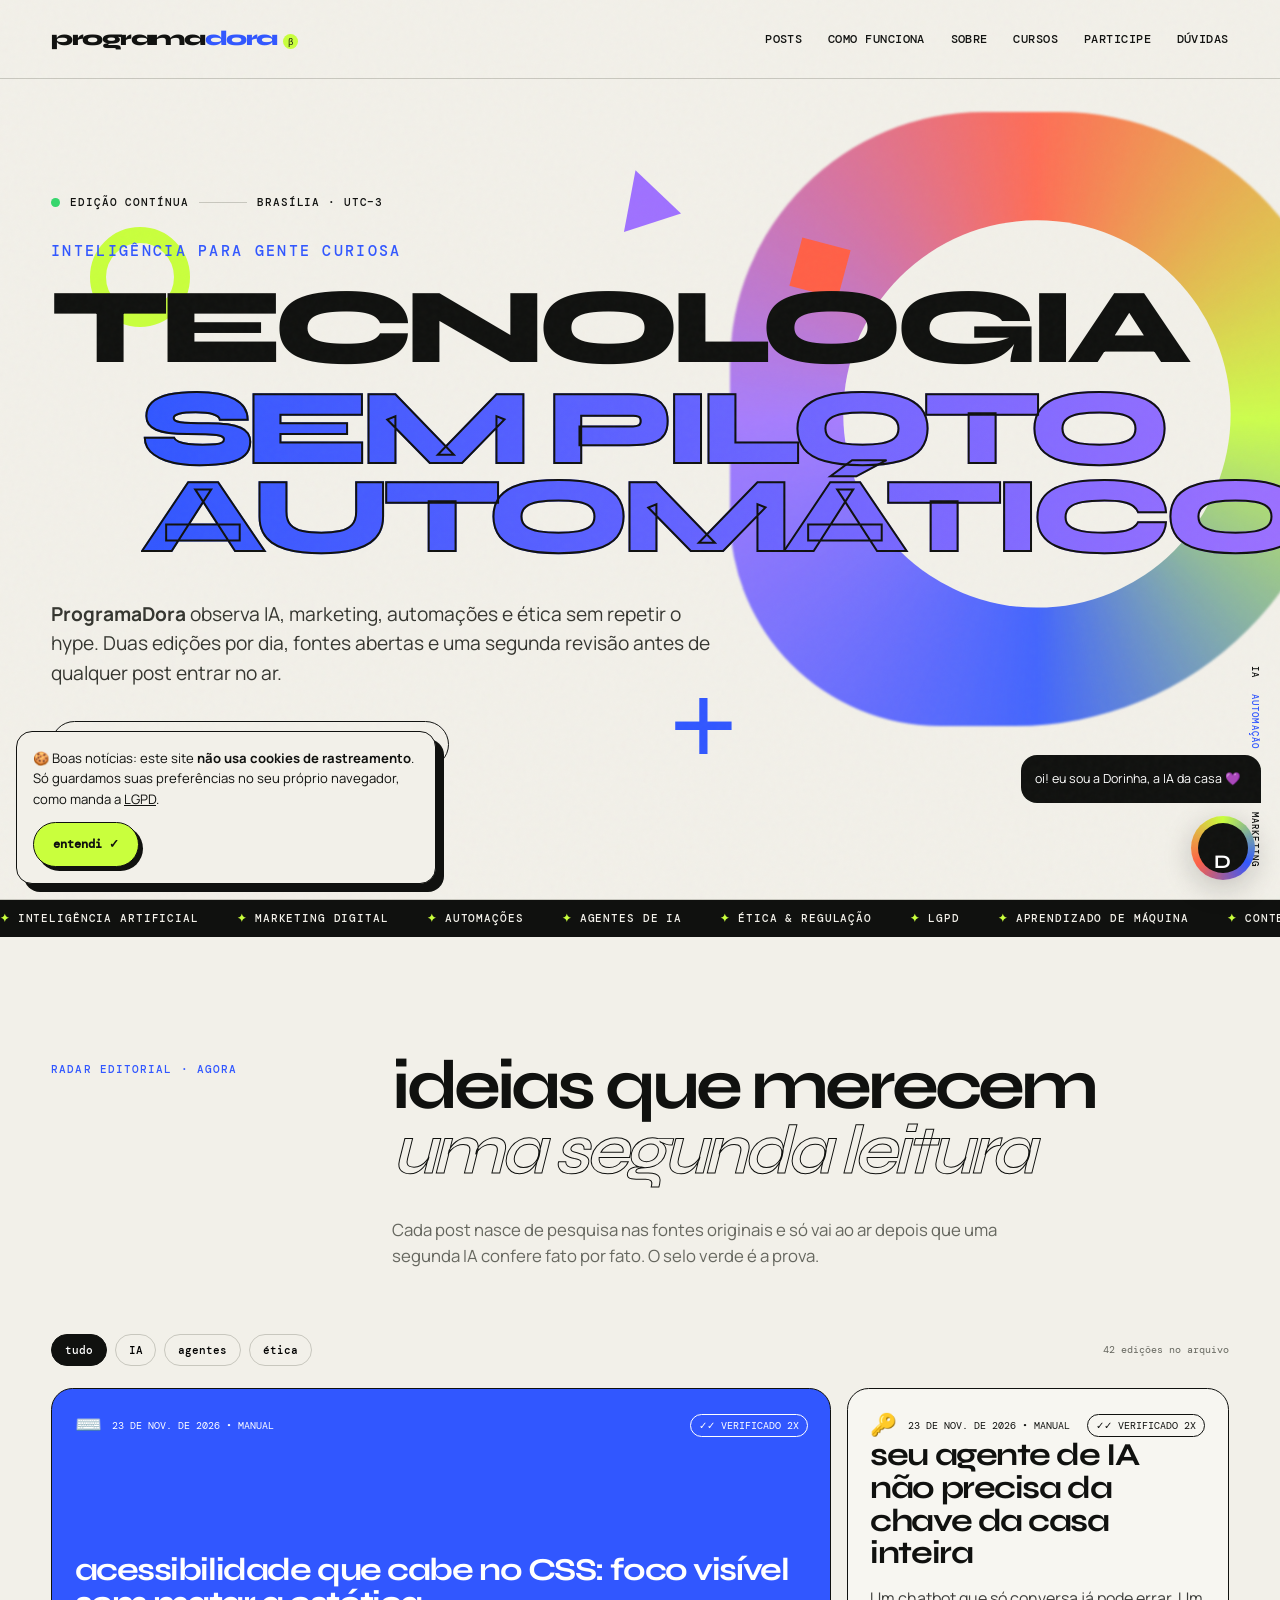
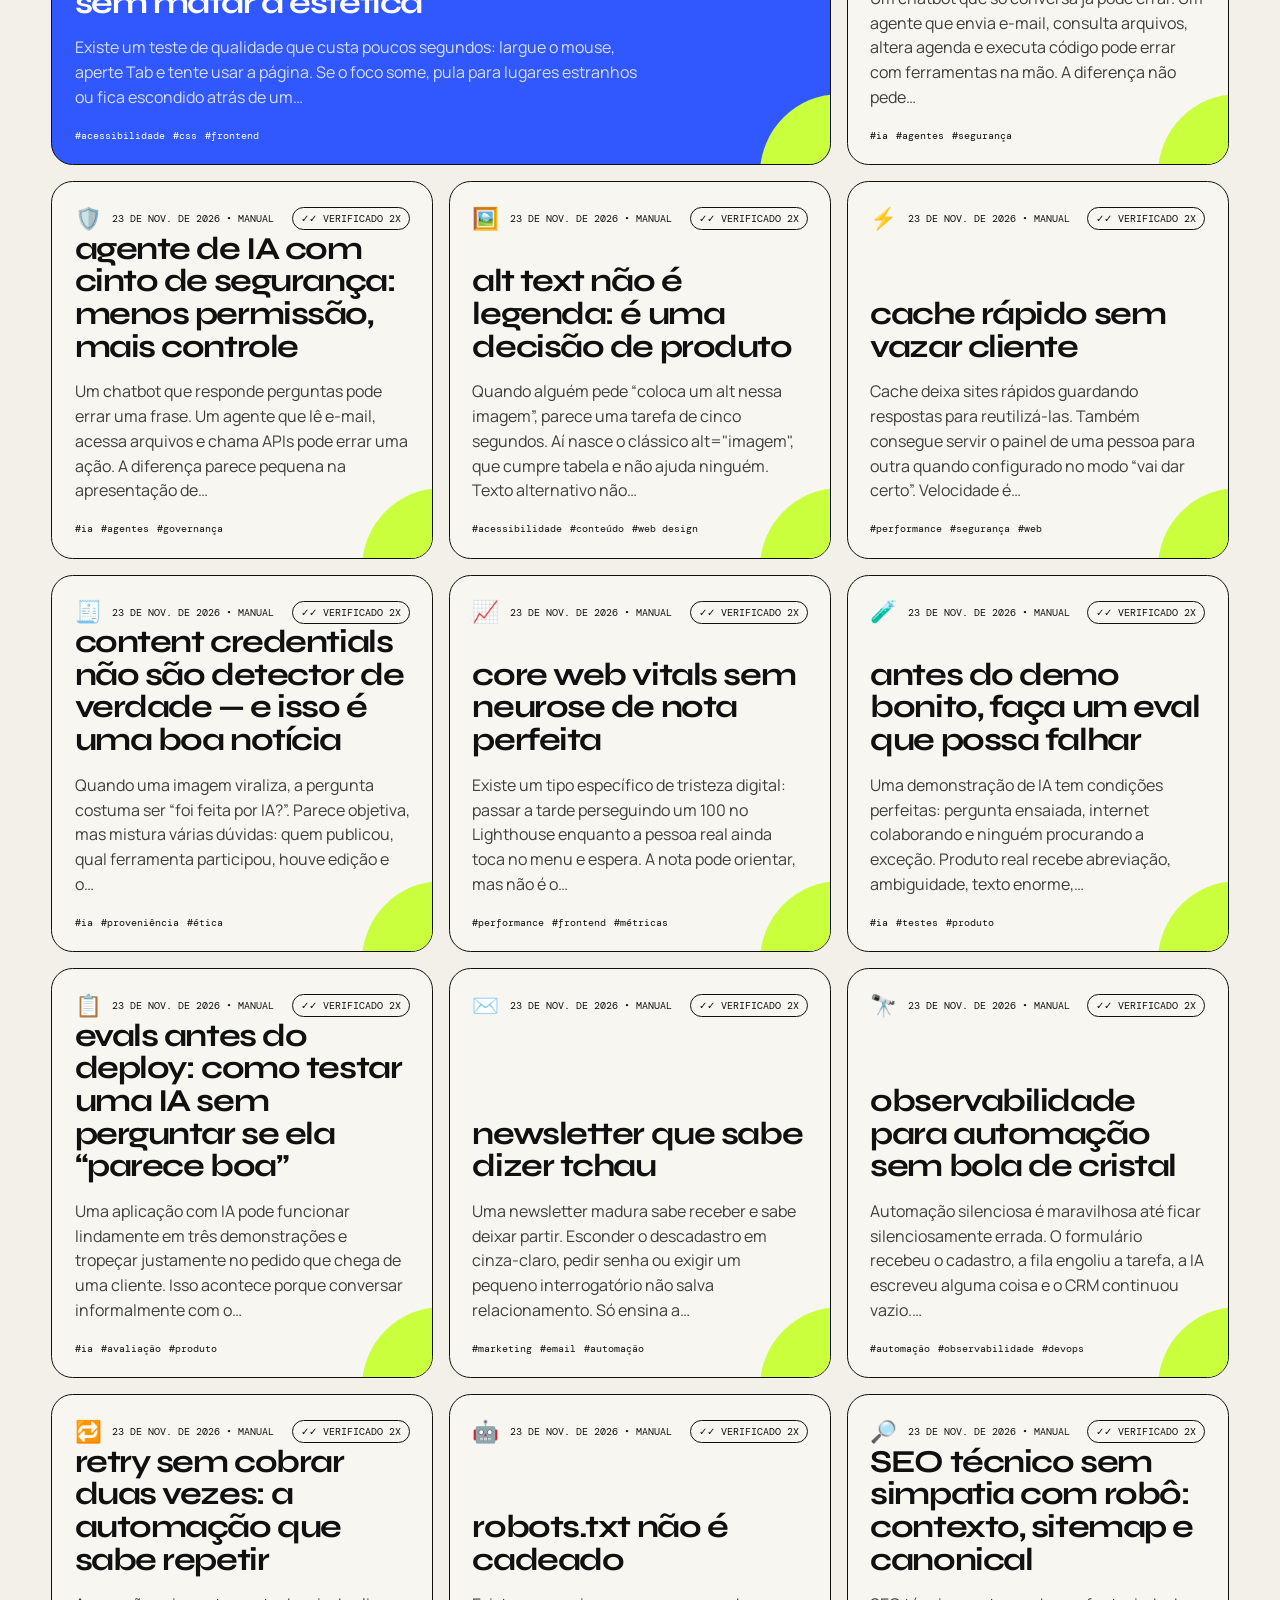
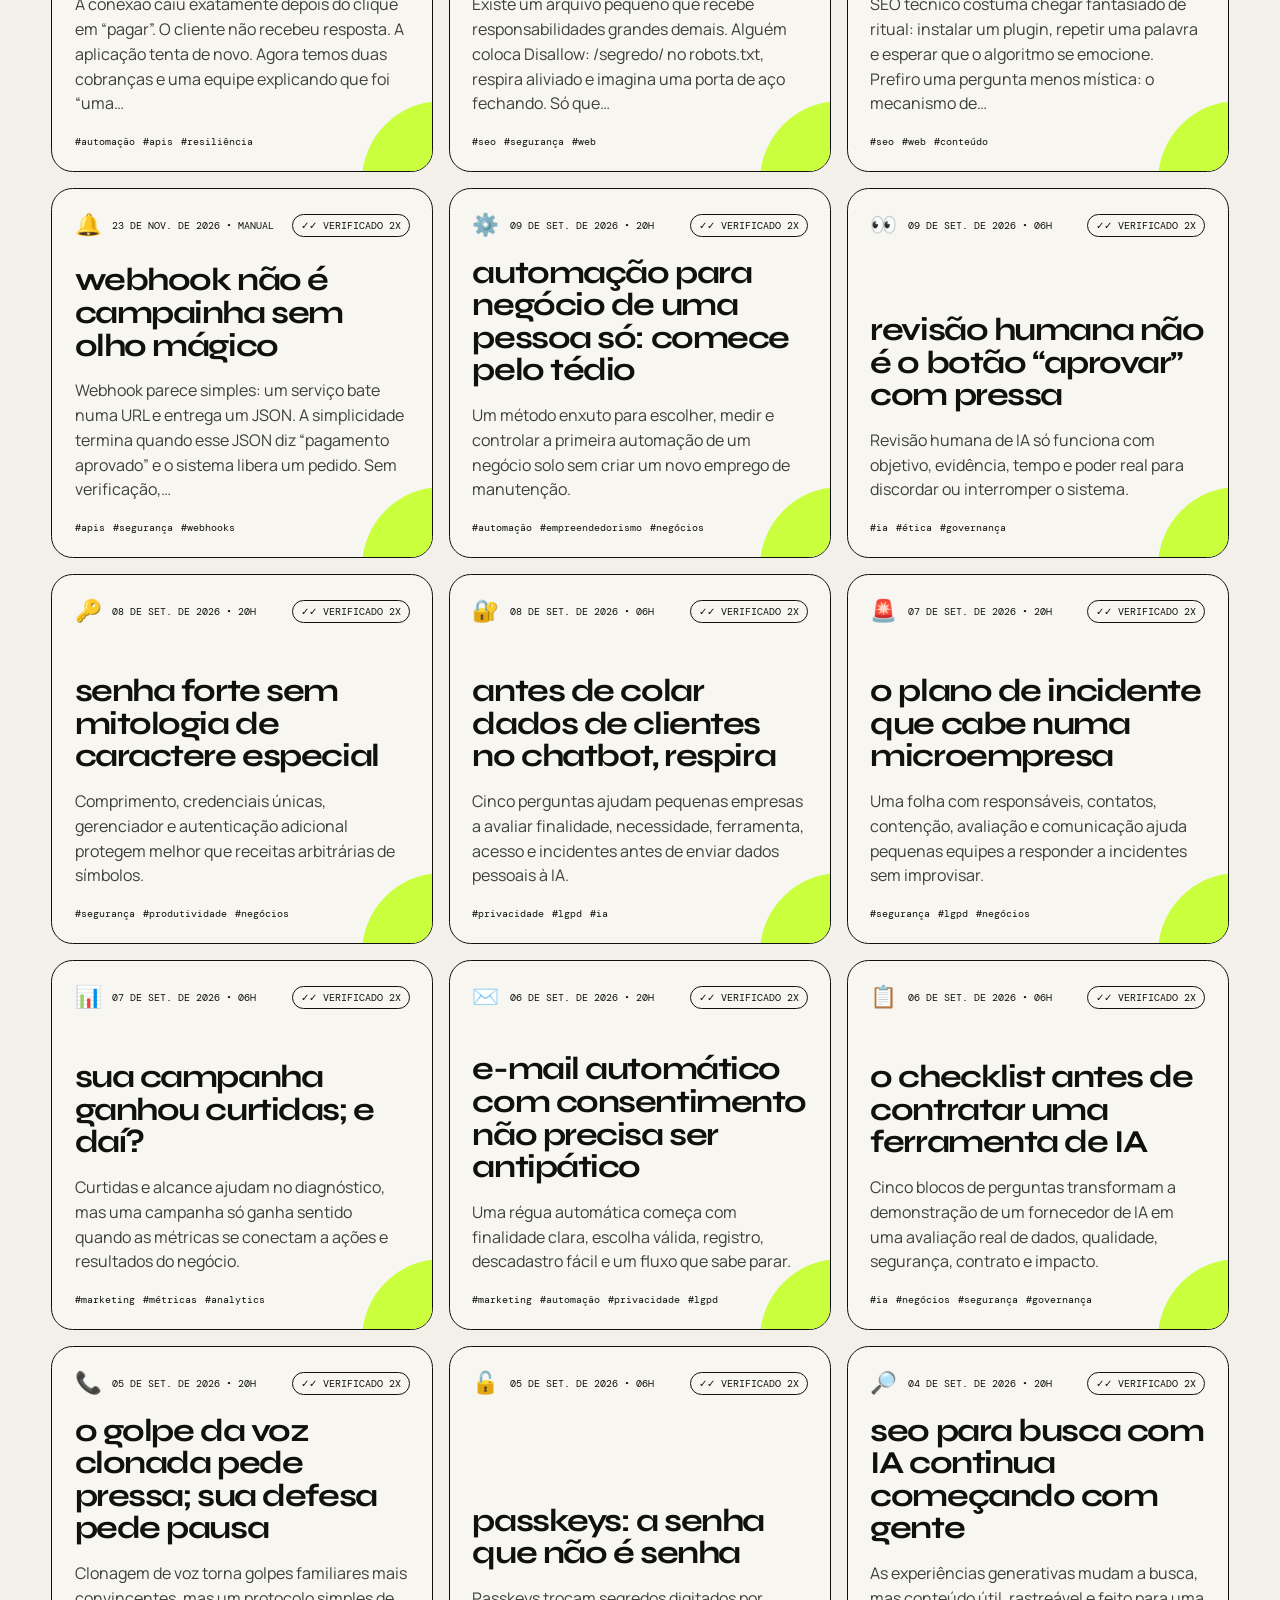
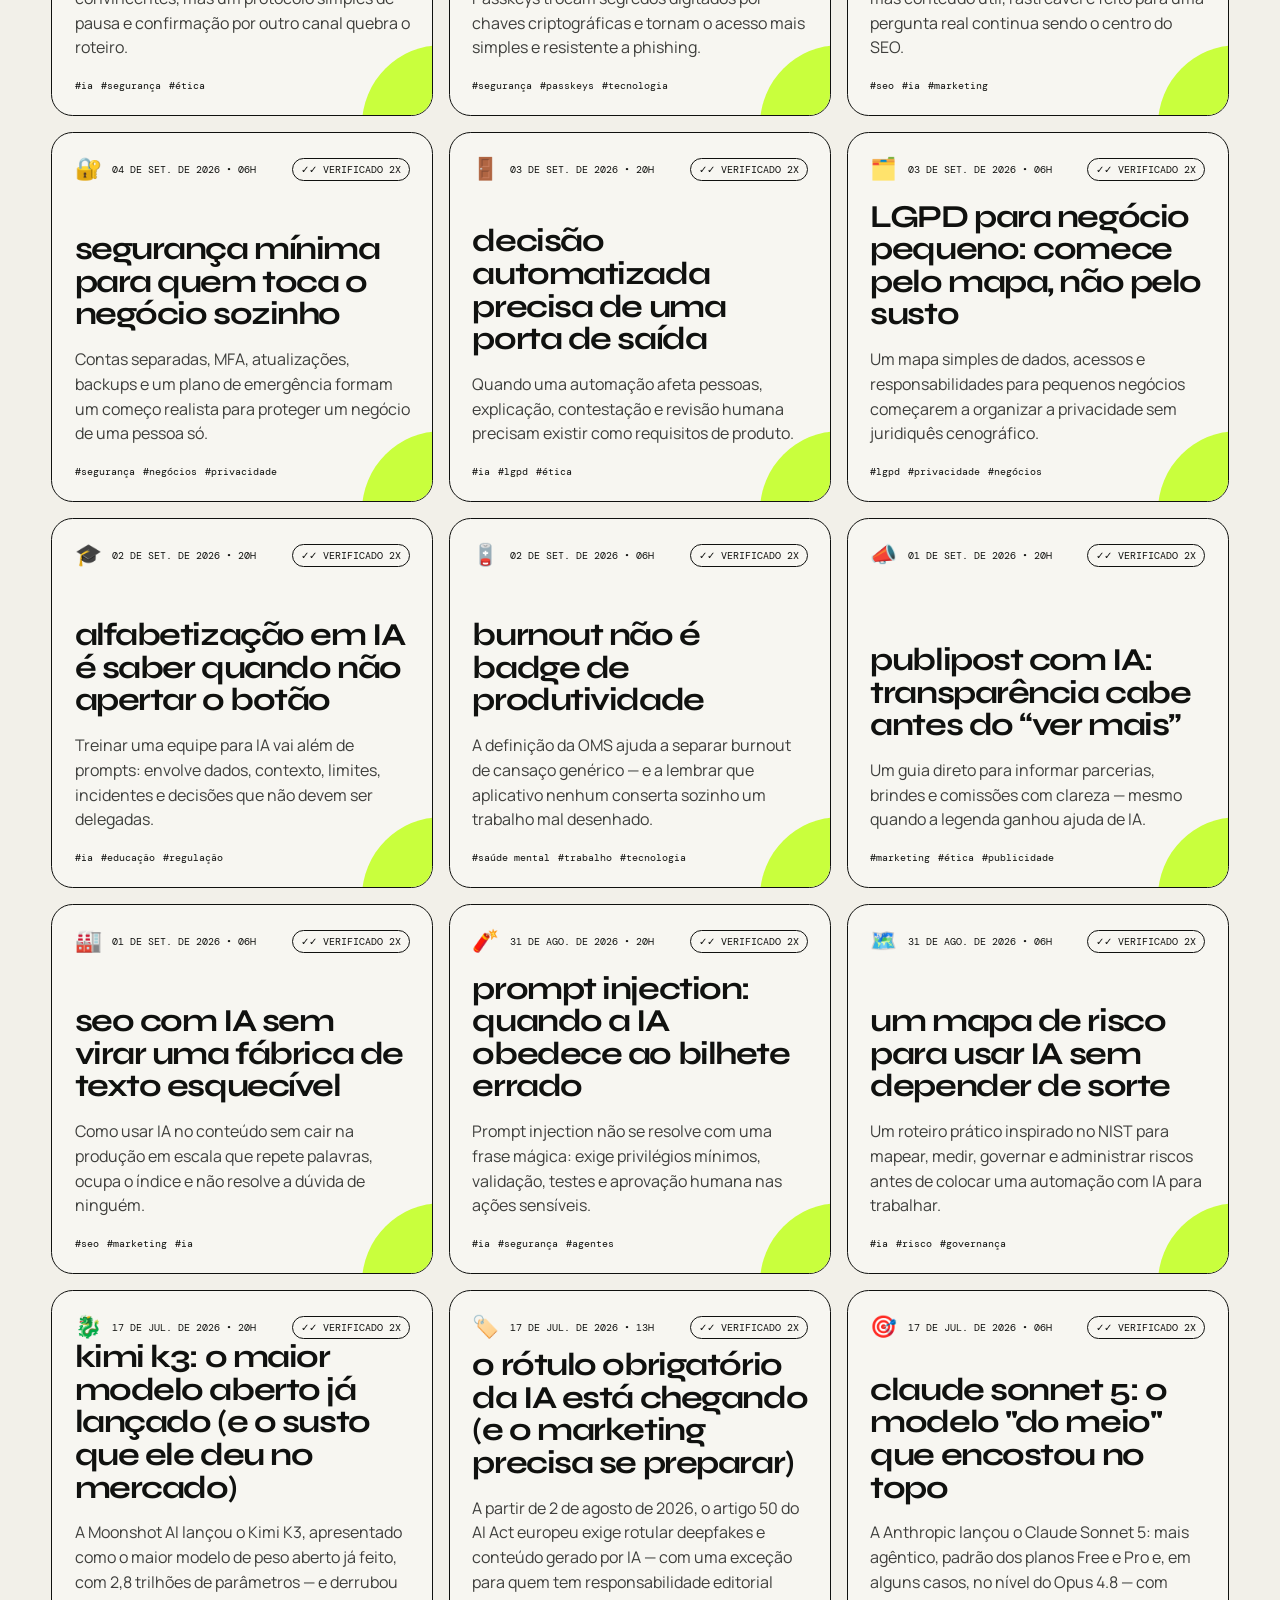
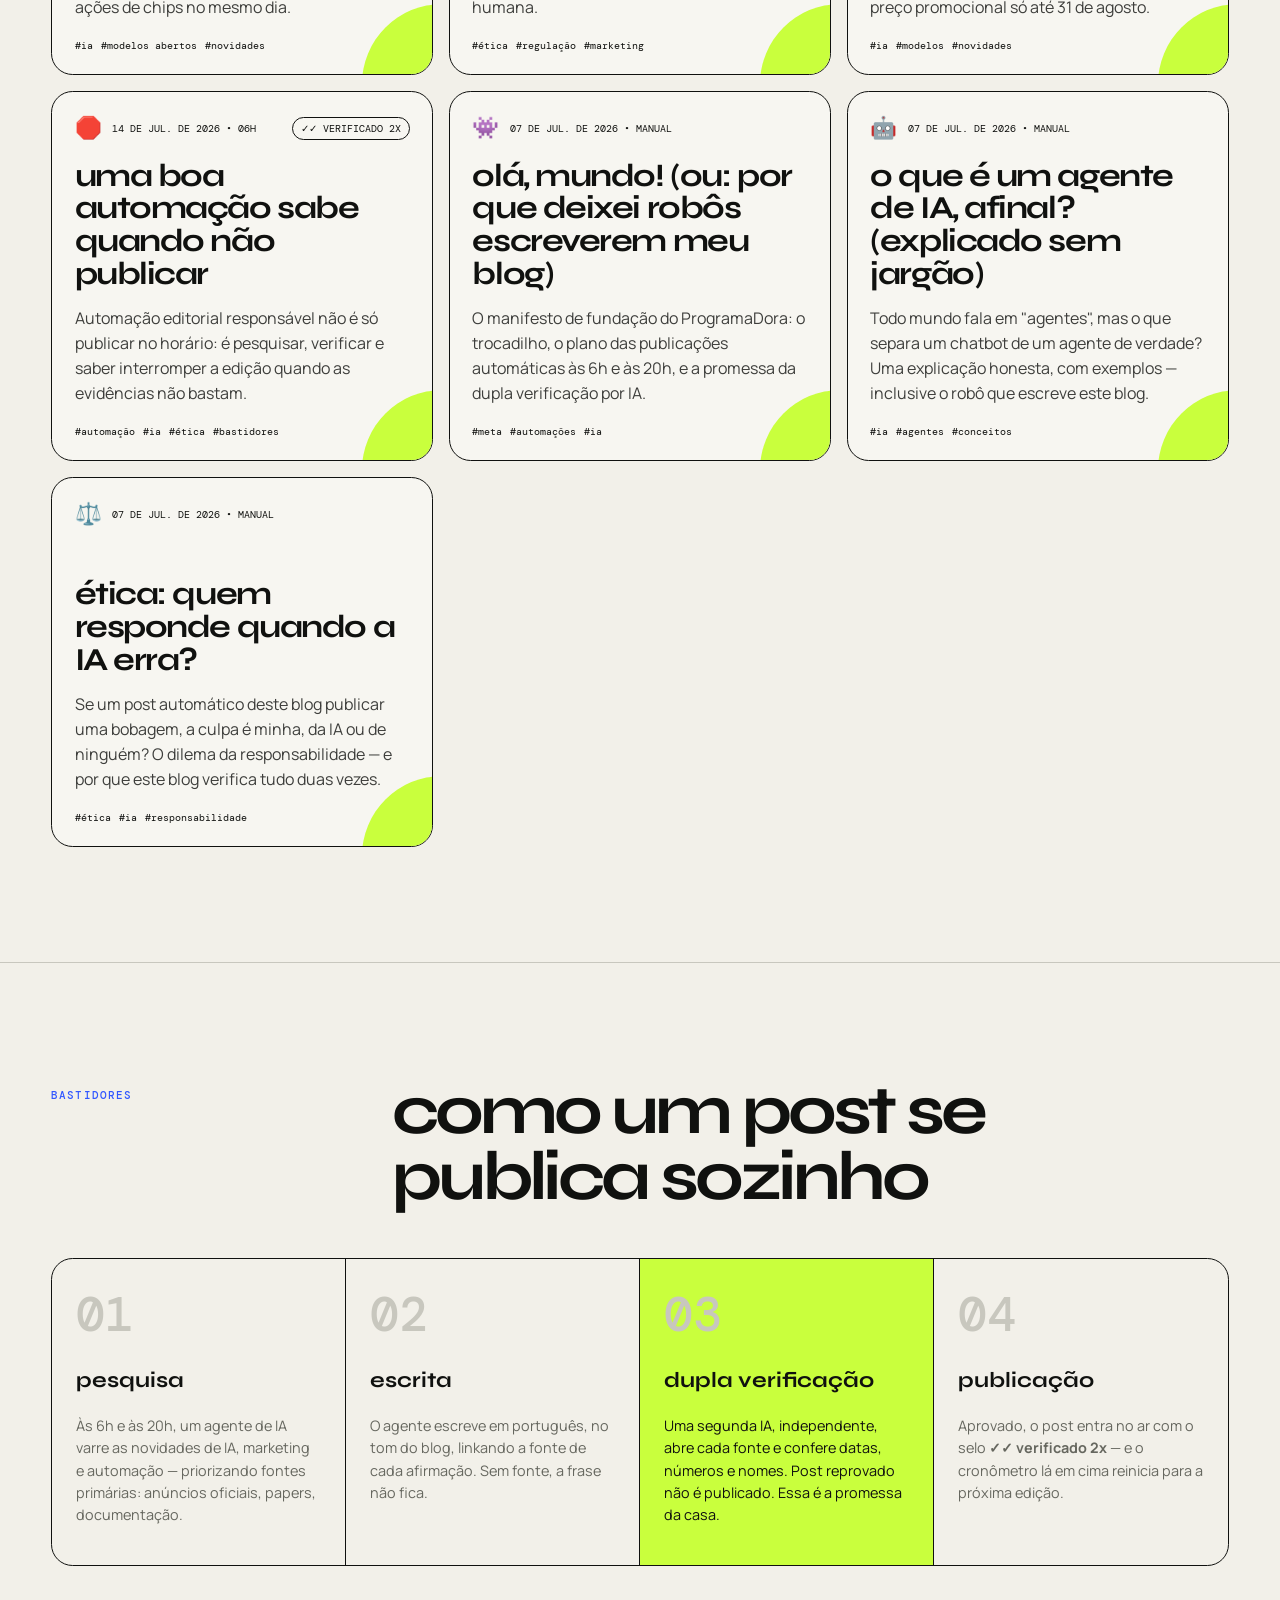
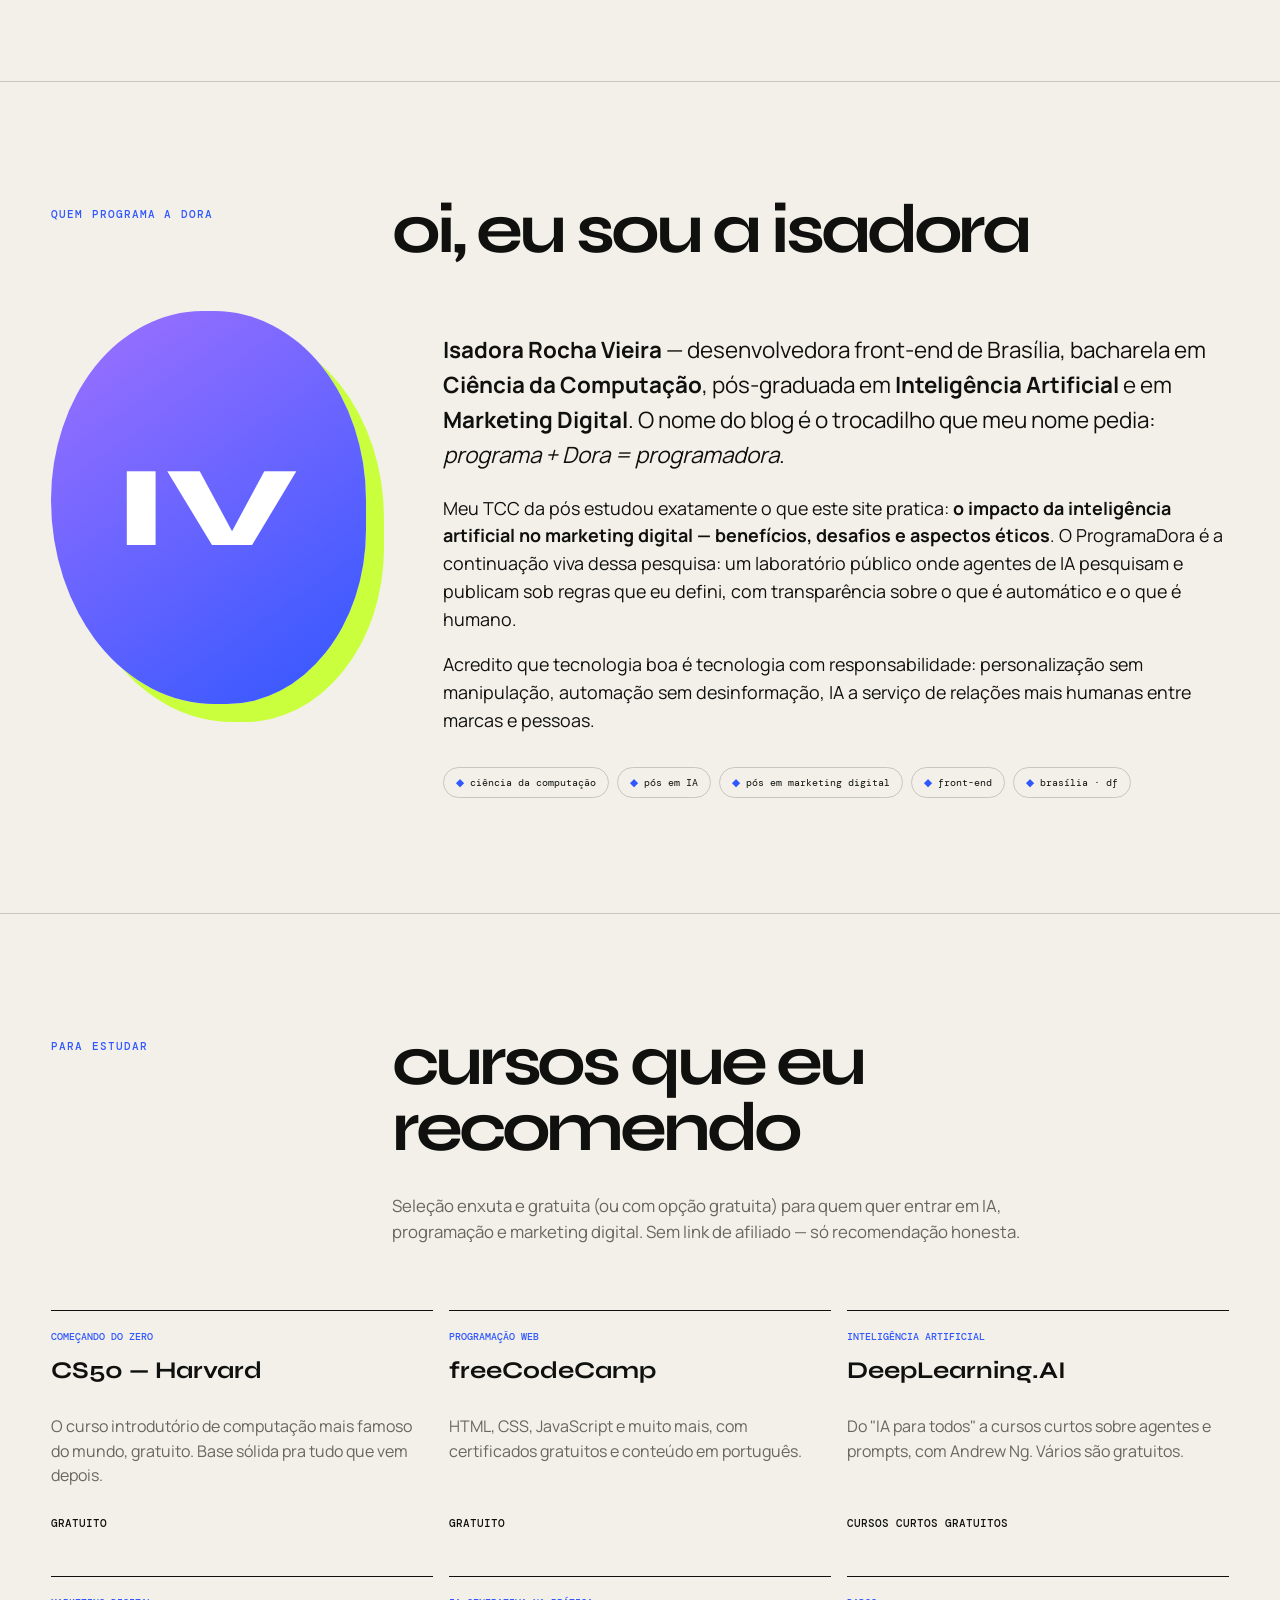
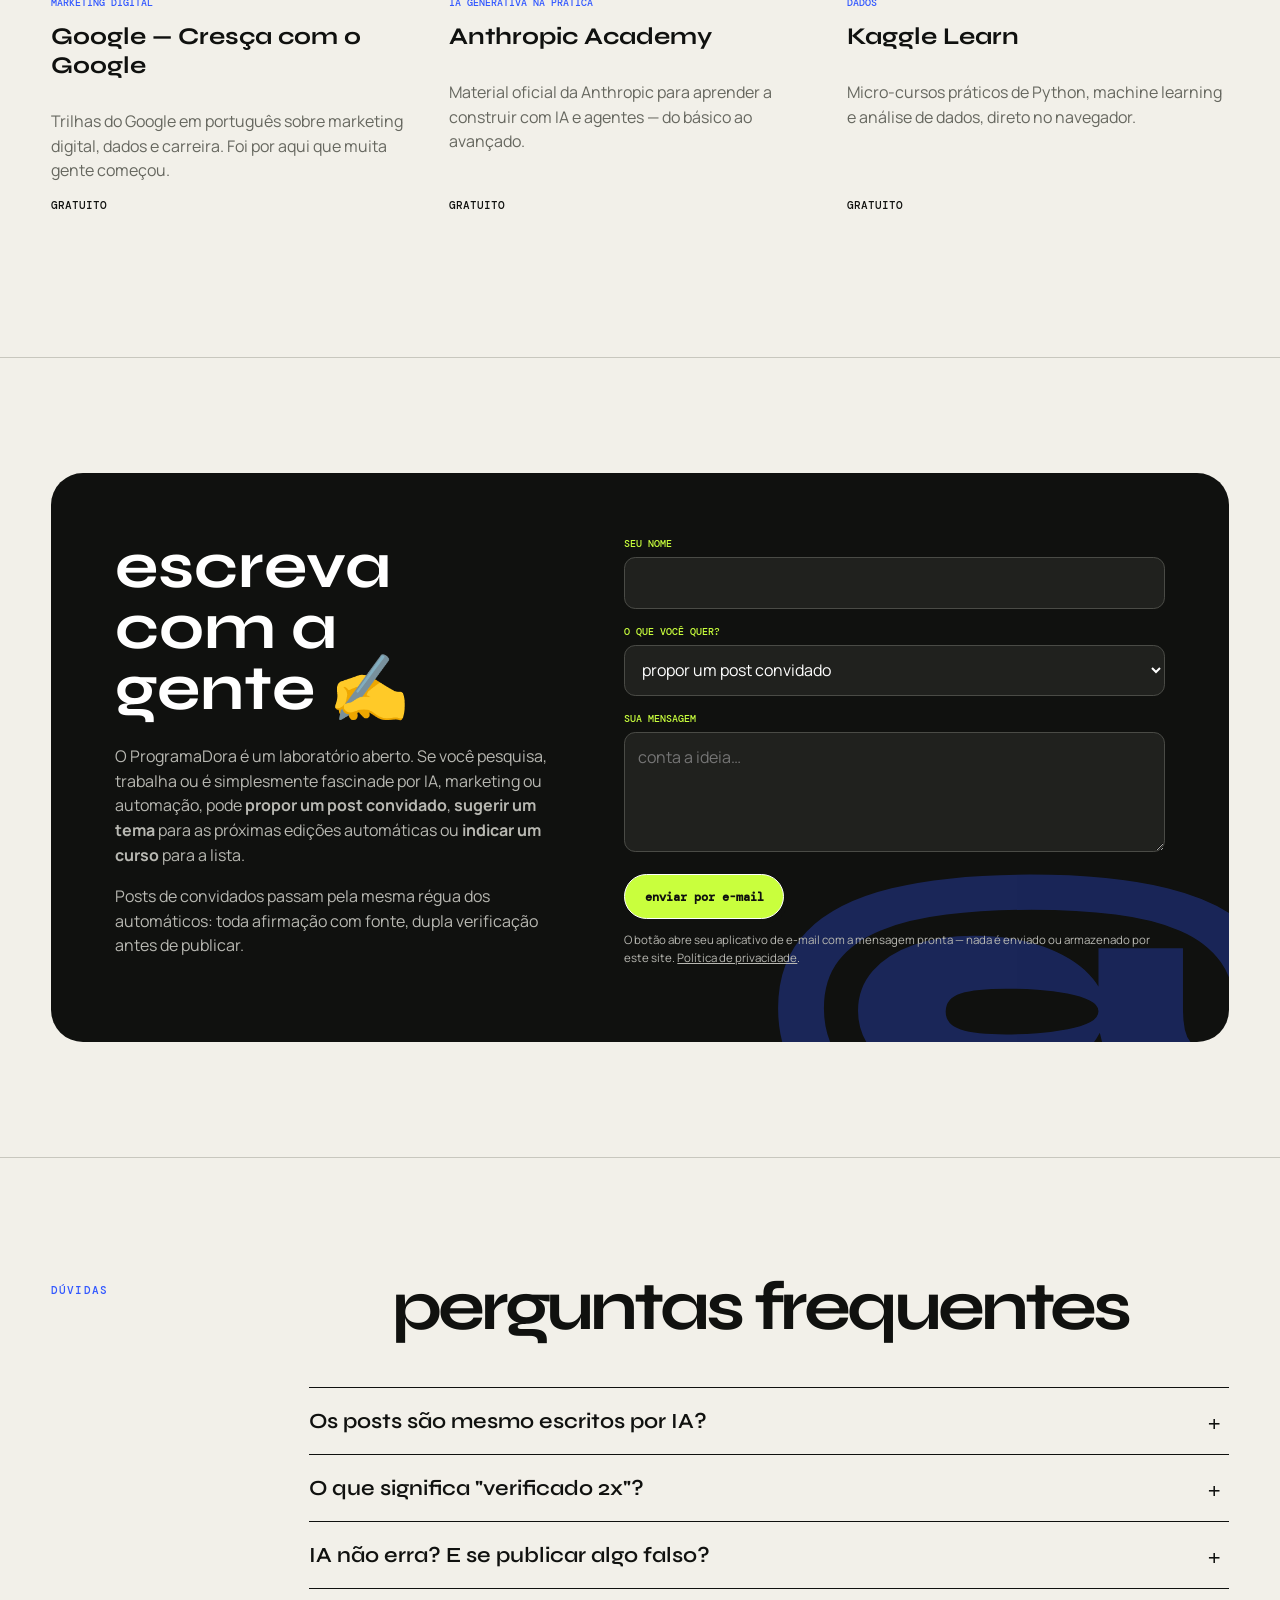
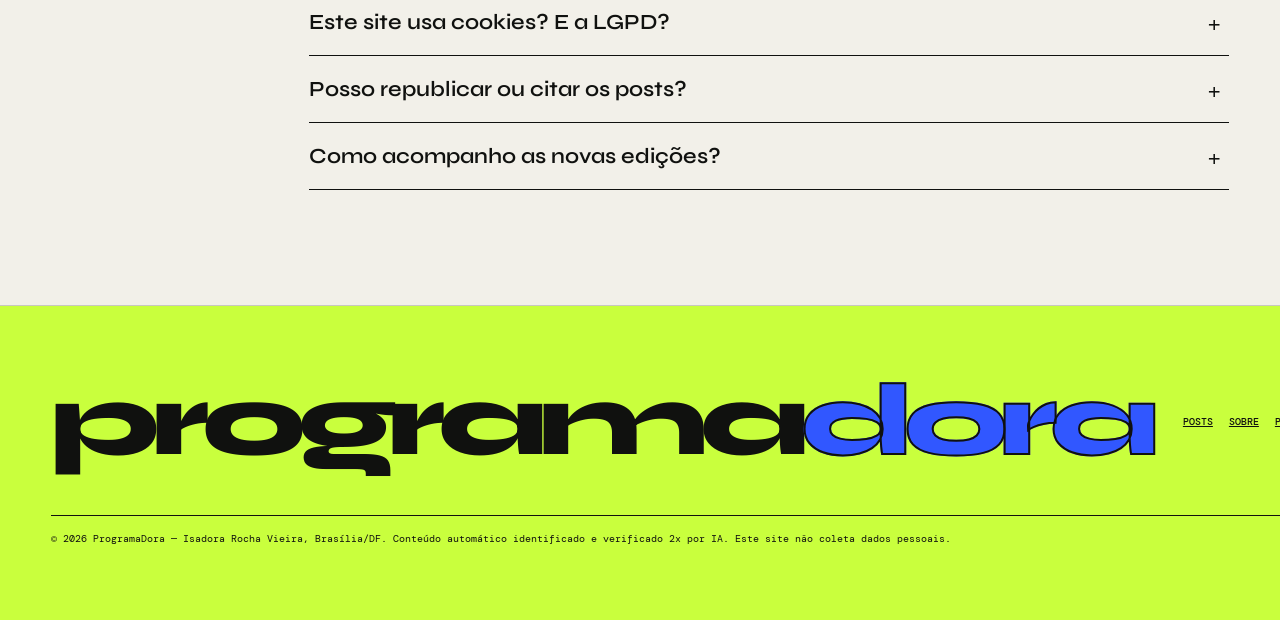
<file: index.html>
<!DOCTYPE html>
<html lang="pt-BR">
<head>
<meta charset="UTF-8">
<meta name="viewport" content="width=device-width, initial-scale=1.0">
<title>ProgramaDora — IA, marketing digital e automações, verificado 2x</title>
<meta name="description" content="Blog da Isadora Vieira sobre inteligência artificial, marketing digital, automações e ética. Posts pesquisados e publicados automaticamente às 6h e às 20h, com dupla verificação por IA.">
<link rel="preconnect" href="https://fonts.googleapis.com">
<link rel="preconnect" href="https://fonts.gstatic.com" crossorigin>
<link href="https://fonts.googleapis.com/css2?family=DM+Mono:wght@300;400;500&family=Manrope:wght@400;500;600;700&family=Syne:wght@600;700;800&display=swap" rel="stylesheet">
<link rel="stylesheet" href="css/style.css">
<link rel="alternate" type="application/rss+xml" title="ProgramaDora" href="feed.xml">
</head>
<body>

<div class="progresso" id="progresso" aria-hidden="true"></div>
<div class="noise" aria-hidden="true"></div>
<div class="cursor-glow" id="cursor-glow" aria-hidden="true"></div>

<!-- ══════════ HEADER ══════════ -->
<header class="topo">
  <div class="topo__inner">
    <a class="logo" href="#" aria-label="ProgramaDora, início"><span>programa</span><em>dora</em><i>β</i></a>
    <nav class="topo__nav" aria-label="Navegação principal">
      <a href="#posts">posts</a>
      <a href="#como-funciona">como funciona</a>
      <a href="#sobre">sobre</a>
      <a href="#cursos">cursos</a>
      <a href="#participe">participe</a>
      <a href="#faq">dúvidas</a>
    </nav>
  </div>
</header>

<!-- ══════════ HERO ══════════ -->
<section class="hero" id="inicio">
  <div class="shapes" id="shapes" aria-hidden="true">
    <span class="shape shape--anel" data-prof="3"></span>
    <span class="shape shape--quadrado" data-prof="5"></span>
    <span class="shape shape--cruz" data-prof="2">+</span>
    <span class="shape shape--tri" data-prof="4"></span>
    <span class="shape shape--pontos" data-prof="6"></span>
  </div>
  <div class="hero__status reveal">
    <span class="live-dot"></span>
    <span>edição contínua</span>
    <span class="hero__status-line"></span>
    <span>Brasília · UTC−3</span>
  </div>
  <p class="hero__eyebrow">inteligência para gente curiosa</p>
  <h1 class="hero__title">
    <span class="linha"><span>tecnologia</span></span>
    <span class="linha linha--deslocada"><span class="grad-animado" id="decode" data-texto="sem piloto automático.">sem piloto automático.</span></span>
  </h1>
  <p class="hero__sub"><strong>ProgramaDora</strong> observa IA, marketing, automações e ética sem repetir o hype.
  Duas edições por dia, fontes abertas e uma segunda revisão antes de qualquer post entrar no ar.</p>

  <div class="countdown" role="timer" aria-label="Tempo até a próxima edição automática">
    <span class="countdown__label">próxima investigação</span>
    <span class="countdown__timer" id="countdown-timer">--:--:--</span>
    <span class="countdown__edicao" id="countdown-edicao"></span>
  </div>

  <div class="hero__acoes">
    <a class="btn btn--primario" href="#posts" data-magnetico>abrir o radar <span>↘</span></a>
    <a class="btn" href="#como-funciona" data-magnetico>ver os bastidores</a>
  </div>
  <div class="hero__side" aria-hidden="true">
    <span>IA</span><span>AUTOMAÇÃO</span><span>ÉTICA</span><span>MARKETING</span>
  </div>
</section>

<!-- ══════════ MARQUEE ══════════ -->
<div class="marquee" aria-hidden="true">
  <div class="marquee__track">
    <span><b>✦</b> inteligência artificial</span><span><b>✦</b> marketing digital</span><span><b>✦</b> automações</span><span><b>✦</b> agentes de IA</span><span><b>✦</b> ética &amp; regulação</span><span><b>✦</b> LGPD</span><span><b>✦</b> aprendizado de máquina</span><span><b>✦</b> conteúdo verificado 2x</span>
    <span><b>✦</b> inteligência artificial</span><span><b>✦</b> marketing digital</span><span><b>✦</b> automações</span><span><b>✦</b> agentes de IA</span><span><b>✦</b> ética &amp; regulação</span><span><b>✦</b> LGPD</span><span><b>✦</b> aprendizado de máquina</span><span><b>✦</b> conteúdo verificado 2x</span>
  </div>
</div>

<!-- ══════════ POSTS ══════════ -->
<section class="secao" id="posts">
  <div class="secao__head reveal">
    <p class="secao__eyebrow">radar editorial · agora</p>
    <h2 class="secao__title">ideias que merecem<br><em>uma segunda leitura</em></h2>
    <p class="secao__desc">Cada post nasce de pesquisa nas fontes originais e só vai ao ar depois que uma segunda IA confere fato por fato. O selo verde é a prova.</p>
  </div>
  <div class="feed__tools reveal" aria-label="Filtros de publicações">
    <button class="filtro ativo" type="button" data-filter="todos">tudo</button>
    <button class="filtro" type="button" data-filter="ia">IA</button>
    <button class="filtro" type="button" data-filter="agentes">agentes</button>
    <button class="filtro" type="button" data-filter="ética">ética</button>
    <span id="feed-count" aria-live="polite"></span>
  </div>
  <div class="feed__grid" id="feed-grid">
    <p class="feed__loading">carregando edições…</p>
  </div>
</section>

<!-- ══════════ COMO FUNCIONA ══════════ -->
<section class="secao" id="como-funciona">
  <div class="secao__head reveal">
    <p class="secao__eyebrow">bastidores</p>
    <h2 class="secao__title">como um post se publica sozinho</h2>
  </div>
  <div class="pipeline reveal">
    <div class="passo">
      <h3>pesquisa</h3>
      <p>Às 6h e às 20h, um agente de IA varre as novidades de IA, marketing e automação — priorizando fontes primárias: anúncios oficiais, papers, documentação.</p>
    </div>
    <div class="passo">
      <h3>escrita</h3>
      <p>O agente escreve em português, no tom do blog, linkando a fonte de cada afirmação. Sem fonte, a frase não fica.</p>
    </div>
    <div class="passo passo--destaque">
      <h3>dupla verificação</h3>
      <p>Uma segunda IA, independente, abre cada fonte e confere datas, números e nomes. Post reprovado não é publicado. Essa é a promessa da casa.</p>
    </div>
    <div class="passo">
      <h3>publicação</h3>
      <p>Aprovado, o post entra no ar com o selo <strong>✓✓ verificado 2x</strong> — e o cronômetro lá em cima reinicia para a próxima edição.</p>
    </div>
  </div>
</section>

<!-- ══════════ SOBRE ══════════ -->
<section class="secao" id="sobre">
  <div class="secao__head reveal">
    <p class="secao__eyebrow">quem programa a dora</p>
    <h2 class="secao__title">oi, eu sou a Isadora</h2>
  </div>
  <div class="sobre__grid reveal">
    <div class="sobre__foto" aria-hidden="true">IV</div>
    <div class="sobre__texto">
      <p><strong>Isadora Rocha Vieira</strong> — desenvolvedora front-end de Brasília, bacharela em
      <strong>Ciência da Computação</strong>, pós-graduada em <strong>Inteligência Artificial</strong> e em
      <strong>Marketing Digital</strong>. O nome do blog é o trocadilho que meu nome pedia:
      <em>programa + Dora = programadora</em>.</p>
      <p>Meu TCC da pós estudou exatamente o que este site pratica: <strong>o impacto da inteligência artificial
      no marketing digital — benefícios, desafios e aspectos éticos</strong>. O ProgramaDora é a continuação viva
      dessa pesquisa: um laboratório público onde agentes de IA pesquisam e publicam sob regras que eu defini,
      com transparência sobre o que é automático e o que é humano.</p>
      <p>Acredito que tecnologia boa é tecnologia com responsabilidade: personalização sem manipulação,
      automação sem desinformação, IA a serviço de relações mais humanas entre marcas e pessoas.</p>
      <div class="chips">
        <span class="chip"><b>◆</b> ciência da computação</span>
        <span class="chip"><b>◆</b> pós em IA</span>
        <span class="chip"><b>◆</b> pós em marketing digital</span>
        <span class="chip"><b>◆</b> front-end</span>
        <span class="chip"><b>◆</b> brasília · df</span>
      </div>
    </div>
  </div>
</section>

<!-- ══════════ CURSOS ══════════ -->
<section class="secao" id="cursos">
  <div class="secao__head reveal">
    <p class="secao__eyebrow">para estudar</p>
    <h2 class="secao__title">cursos que eu recomendo</h2>
    <p class="secao__desc">Seleção enxuta e gratuita (ou com opção gratuita) para quem quer entrar em IA, programação e marketing digital. Sem link de afiliado — só recomendação honesta.</p>
  </div>
  <div class="cursos__grid reveal">
    <div class="curso">
      <span class="curso__nivel">começando do zero</span>
      <h3><a href="https://cs50.harvard.edu/x/" target="_blank" rel="noopener">CS50 — Harvard</a></h3>
      <p>O curso introdutório de computação mais famoso do mundo, gratuito. Base sólida pra tudo que vem depois.</p>
      <p class="curso__gratis">gratuito</p>
    </div>
    <div class="curso">
      <span class="curso__nivel">programação web</span>
      <h3><a href="https://www.freecodecamp.org/portuguese/" target="_blank" rel="noopener">freeCodeCamp</a></h3>
      <p>HTML, CSS, JavaScript e muito mais, com certificados gratuitos e conteúdo em português.</p>
      <p class="curso__gratis">gratuito</p>
    </div>
    <div class="curso">
      <span class="curso__nivel">inteligência artificial</span>
      <h3><a href="https://www.deeplearning.ai/" target="_blank" rel="noopener">DeepLearning.AI</a></h3>
      <p>Do "IA para todos" a cursos curtos sobre agentes e prompts, com Andrew Ng. Vários são gratuitos.</p>
      <p class="curso__gratis">cursos curtos gratuitos</p>
    </div>
    <div class="curso">
      <span class="curso__nivel">marketing digital</span>
      <h3><a href="https://grow.google/intl/pt-br/" target="_blank" rel="noopener">Google — Cresça com o Google</a></h3>
      <p>Trilhas do Google em português sobre marketing digital, dados e carreira. Foi por aqui que muita gente começou.</p>
      <p class="curso__gratis">gratuito</p>
    </div>
    <div class="curso">
      <span class="curso__nivel">ia generativa na prática</span>
      <h3><a href="https://www.anthropic.com/learn" target="_blank" rel="noopener">Anthropic Academy</a></h3>
      <p>Material oficial da Anthropic para aprender a construir com IA e agentes — do básico ao avançado.</p>
      <p class="curso__gratis">gratuito</p>
    </div>
    <div class="curso">
      <span class="curso__nivel">dados</span>
      <h3><a href="https://www.kaggle.com/learn" target="_blank" rel="noopener">Kaggle Learn</a></h3>
      <p>Micro-cursos práticos de Python, machine learning e análise de dados, direto no navegador.</p>
      <p class="curso__gratis">gratuito</p>
    </div>
  </div>
</section>

<!-- ══════════ PARTICIPE ══════════ -->
<section class="secao" id="participe">
  <div class="participe__card reveal">
    <div>
      <h3>escreva com a gente ✍️</h3>
      <p>O ProgramaDora é um laboratório aberto. Se você pesquisa, trabalha ou é simplesmente fascinade por IA,
      marketing ou automação, pode <strong>propor um post convidado</strong>, <strong>sugerir um tema</strong>
      para as próximas edições automáticas ou <strong>indicar um curso</strong> para a lista.</p>
      <p>Posts de convidados passam pela mesma régua dos automáticos: toda afirmação com fonte, dupla
      verificação antes de publicar.</p>
    </div>
    <form class="form" id="form-participe">
      <div>
        <label for="f-nome">seu nome</label>
        <input id="f-nome" name="nome" type="text" required autocomplete="name">
      </div>
      <div>
        <label for="f-tipo">o que você quer?</label>
        <select id="f-tipo" name="tipo">
          <option>propor um post convidado</option>
          <option>sugerir um tema</option>
          <option>indicar um curso</option>
          <option>apontar um erro num post</option>
          <option>outra coisa</option>
        </select>
      </div>
      <div>
        <label for="f-msg">sua mensagem</label>
        <textarea id="f-msg" name="mensagem" required placeholder="conta a ideia…"></textarea>
      </div>
      <button class="btn btn--primario" type="submit" data-magnetico>enviar por e-mail</button>
      <p class="form__nota">O botão abre seu aplicativo de e-mail com a mensagem pronta — nada é enviado ou
      armazenado por este site. <a href="privacidade.html">Política de privacidade</a>.</p>
    </form>
  </div>
</section>

<!-- ══════════ FAQ ══════════ -->
<section class="secao" id="faq">
  <div class="secao__head reveal">
    <p class="secao__eyebrow">dúvidas</p>
    <h2 class="secao__title">perguntas frequentes</h2>
  </div>
  <div class="faq reveal">
    <details>
      <summary>Os posts são mesmo escritos por IA?</summary>
      <div><p>Sim — os posts marcados com <strong>✓✓ verificado 2x</strong> são pesquisados e escritos por um
      agente de IA às 6h e às 20h, seguindo regras que a Isadora definiu. Os sem selo são escritos à mão.
      A transparência sobre o que é automático é um princípio do site.</p></div>
    </details>
    <details>
      <summary>O que significa "verificado 2x"?</summary>
      <div><p>Depois que o primeiro agente escreve, uma <strong>segunda IA independente</strong> abre cada fonte
      linkada e confere datas, números, nomes e afirmações. O que não tem fonte verificável é removido.
      Se o post não passa, ele não é publicado.</p></div>
    </details>
    <details>
      <summary>IA não erra? E se publicar algo falso?</summary>
      <div><p>Erra, sim — por isso a dupla verificação existe: ela corta o tipo de erro mais perigoso, a
      "alucinação confiante". Mas nenhum sistema é infalível. Se você encontrar um erro, use o formulário da
      seção <a href="#participe">participe</a>: a correção é publicada e o erro, assumido.</p></div>
    </details>
    <details>
      <summary>Este site usa cookies? E a LGPD?</summary>
      <div><p>O site <strong>não usa cookies de rastreamento nem anúncios</strong>. Guardamos apenas
      preferências no armazenamento local do seu navegador (como o aviso de cookies que você já fechou).
      Nenhum dado seu é coletado ou enviado a servidores. Detalhes na
      <a href="privacidade.html">política de privacidade</a>.</p></div>
    </details>
    <details>
      <summary>Posso republicar ou citar os posts?</summary>
      <div><p>Pode, com crédito e link para o post original. Se for republicar na íntegra, avisa antes pelo
      formulário — é rápido e a resposta costuma ser sim.</p></div>
    </details>
    <details>
      <summary>Como acompanho as novas edições?</summary>
      <div><p>Pelo <a href="feed.xml">feed RSS</a> ou voltando aqui às 6h01 e às 20h01 — o cronômetro no topo
      nunca mente. 😉</p></div>
    </details>
  </div>
</section>

<!-- ══════════ RODAPÉ ══════════ -->
<footer class="footer">
  <div class="footer__inner">
    <span class="footer__brand">programa<em class="grad-animado">dora</em></span>
    <nav class="footer__links" aria-label="Links do rodapé">
      <a href="#posts">posts</a>
      <a href="#sobre">sobre</a>
      <a href="privacidade.html">privacidade</a>
      <a href="feed.xml">rss</a>
    </nav>
    <p class="footer__small">© <span id="ano">2026</span> ProgramaDora — Isadora Rocha Vieira, Brasília/DF.
    Conteúdo automático identificado e verificado 2x por IA. Este site não coleta dados pessoais.</p>
  </div>
</footer>

<!-- ══════════ COOKIE BANNER (LGPD) ══════════ -->
<div class="cookies" id="cookies" role="dialog" aria-label="Aviso de privacidade" hidden>
  <p>🍪 Boas notícias: este site <strong>não usa cookies de rastreamento</strong>. Só guardamos suas
  preferências no seu próprio navegador, como manda a <a href="privacidade.html">LGPD</a>.</p>
  <button class="btn btn--primario" id="cookies-ok" type="button">entendi ✓</button>
</div>

<!-- ══════════ DORINHA 2.0 ══════════ -->
<button class="dorinha" id="dorinha" type="button" aria-label="Dorinha, assistente do site. Clique para uma dica.">
  <div class="dorinha__bubble" id="dorinha-bubble" hidden></div>
  <span class="dorinha__orb" aria-hidden="true"><i></i><i></i><b>D</b></span>
</button>

<script src="js/main.js"></script>
<script src="js/blog.js"></script>
</body>
</html>
</file>
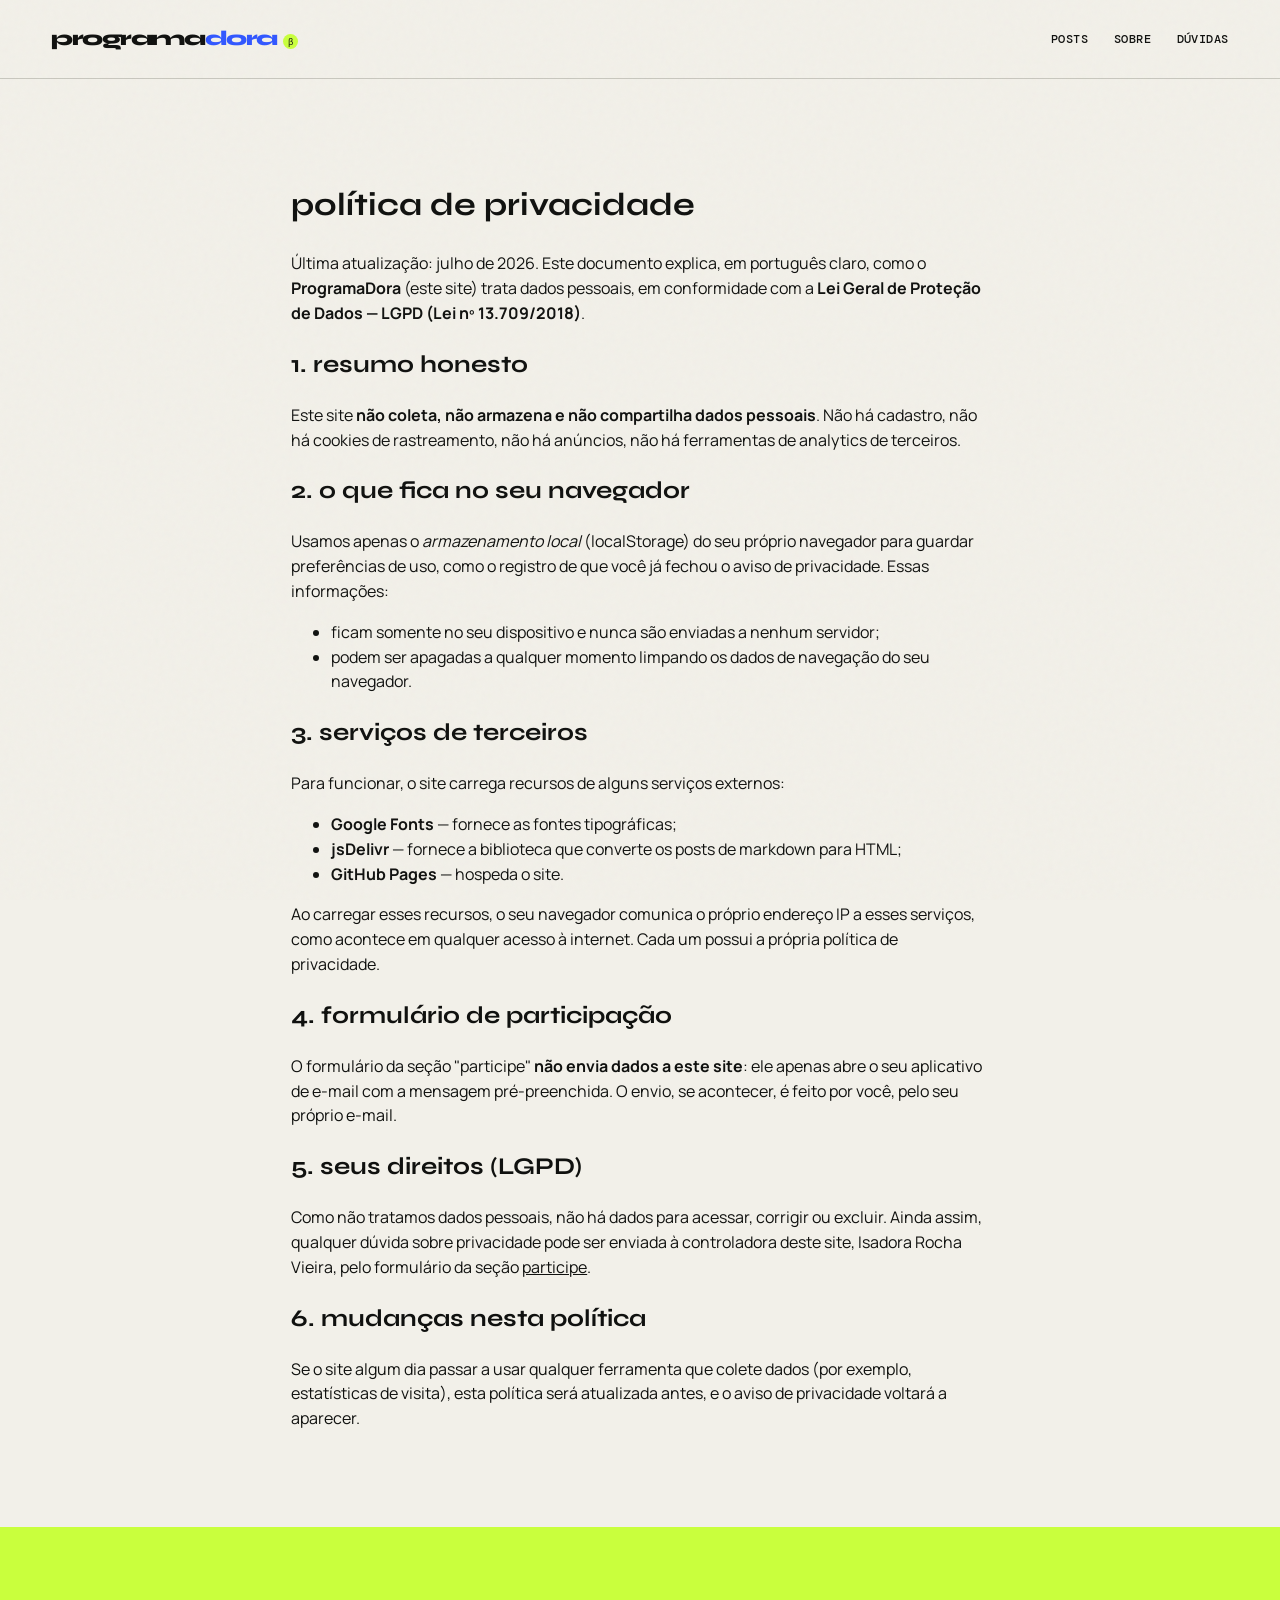
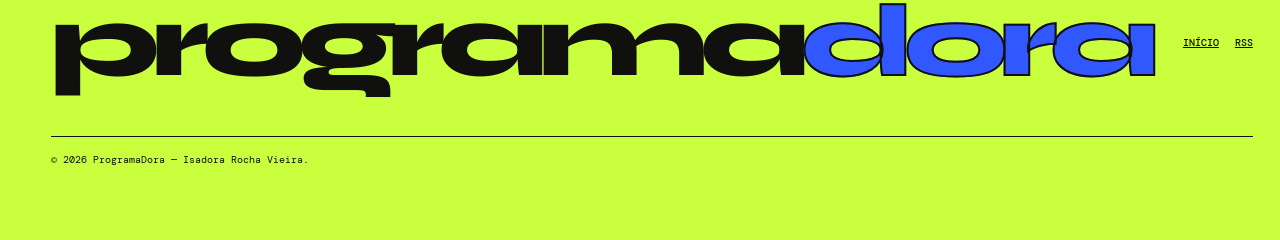
<file: privacidade.html>
<!DOCTYPE html>
<html lang="pt-BR">
<head>
<meta charset="UTF-8">
<meta name="viewport" content="width=device-width, initial-scale=1.0">
<title>ProgramaDora — política de privacidade</title>
<link rel="preconnect" href="https://fonts.googleapis.com">
<link rel="preconnect" href="https://fonts.gstatic.com" crossorigin>
<link href="https://fonts.googleapis.com/css2?family=DM+Mono:wght@300;400;500&family=Manrope:wght@400;500;600;700&family=Syne:wght@600;700;800&display=swap" rel="stylesheet">
<link rel="stylesheet" href="css/style.css">
</head>
<body>

<div class="progresso" id="progresso" aria-hidden="true"></div>
<div class="noise" aria-hidden="true"></div>

<header class="topo">
  <div class="topo__inner">
    <a class="logo" href="index.html" aria-label="ProgramaDora, início"><span>programa</span><em>dora</em><i>β</i></a>
    <nav class="topo__nav" aria-label="Navegação principal">
      <a href="index.html#posts">posts</a>
      <a href="index.html#sobre">sobre</a>
      <a href="index.html#faq">dúvidas</a>
    </nav>
  </div>
</header>

<main class="legal">
  <h1>política de privacidade</h1>
  <p>Última atualização: julho de 2026. Este documento explica, em português claro, como o
  <strong>ProgramaDora</strong> (este site) trata dados pessoais, em conformidade com a
  <strong>Lei Geral de Proteção de Dados — LGPD (Lei nº 13.709/2018)</strong>.</p>

  <h2>1. resumo honesto</h2>
  <p>Este site <strong>não coleta, não armazena e não compartilha dados pessoais</strong>. Não há cadastro,
  não há cookies de rastreamento, não há anúncios, não há ferramentas de analytics de terceiros.</p>

  <h2>2. o que fica no seu navegador</h2>
  <p>Usamos apenas o <em>armazenamento local</em> (localStorage) do seu próprio navegador para guardar
  preferências de uso, como o registro de que você já fechou o aviso de privacidade. Essas informações:</p>
  <ul>
    <li>ficam somente no seu dispositivo e nunca são enviadas a nenhum servidor;</li>
    <li>podem ser apagadas a qualquer momento limpando os dados de navegação do seu navegador.</li>
  </ul>

  <h2>3. serviços de terceiros</h2>
  <p>Para funcionar, o site carrega recursos de alguns serviços externos:</p>
  <ul>
    <li><strong>Google Fonts</strong> — fornece as fontes tipográficas;</li>
    <li><strong>jsDelivr</strong> — fornece a biblioteca que converte os posts de markdown para HTML;</li>
    <li><strong>GitHub Pages</strong> — hospeda o site.</li>
  </ul>
  <p>Ao carregar esses recursos, o seu navegador comunica o próprio endereço IP a esses serviços, como acontece
  em qualquer acesso à internet. Cada um possui a própria política de privacidade.</p>

  <h2>4. formulário de participação</h2>
  <p>O formulário da seção "participe" <strong>não envia dados a este site</strong>: ele apenas abre o seu
  aplicativo de e-mail com a mensagem pré-preenchida. O envio, se acontecer, é feito por você, pelo seu
  próprio e-mail.</p>

  <h2>5. seus direitos (LGPD)</h2>
  <p>Como não tratamos dados pessoais, não há dados para acessar, corrigir ou excluir. Ainda assim, qualquer
  dúvida sobre privacidade pode ser enviada à controladora deste site, Isadora Rocha Vieira, pelo formulário
  da seção <a href="index.html#participe">participe</a>.</p>

  <h2>6. mudanças nesta política</h2>
  <p>Se o site algum dia passar a usar qualquer ferramenta que colete dados (por exemplo, estatísticas de
  visita), esta política será atualizada antes, e o aviso de privacidade voltará a aparecer.</p>
</main>

<footer class="footer">
  <div class="footer__inner">
    <span class="footer__brand">programa<em class="grad-animado">dora</em></span>
    <nav class="footer__links" aria-label="Links do rodapé">
      <a href="index.html">início</a>
      <a href="feed.xml">rss</a>
    </nav>
    <p class="footer__small">© <span id="ano">2026</span> ProgramaDora — Isadora Rocha Vieira.</p>
  </div>
</footer>

<script src="js/main.js"></script>
</body>
</html>
</file>
<file: css/style.css>
:root {
  --paper:#f2f0e9; --ink:#10110f; --muted:#66675f; --line:#c8c7be;
  --acid:#c9ff3d; --blue:#3157ff; --coral:#ff6047; --violet:#9f71ff;
  --display:'Syne',sans-serif; --body:'Manrope',sans-serif; --mono:'DM Mono',monospace;
  --pad:clamp(1.25rem,4vw,4.5rem); --radius:1.35rem;
}
*{box-sizing:border-box} html{scroll-behavior:smooth} body{margin:0;background:var(--paper);color:var(--ink);font-family:var(--body);font-size:16px;line-height:1.55;overflow-x:hidden}
::selection{background:var(--blue);color:white} a{color:inherit} button,input,select,textarea{font:inherit}
.noise{position:fixed;inset:0;pointer-events:none;z-index:90;opacity:.035;background-image:url("data:image/svg+xml,%3Csvg viewBox='0 0 180 180' xmlns='http://www.w3.org/2000/svg'%3E%3Cfilter id='n'%3E%3CfeTurbulence type='fractalNoise' baseFrequency='.9' numOctaves='3' stitchTiles='stitch'/%3E%3C/filter%3E%3Crect width='100%25' height='100%25' filter='url(%23n)' opacity='.8'/%3E%3C/svg%3E")}
.progresso{position:fixed;top:0;left:0;height:3px;width:0;background:var(--acid);z-index:120;mix-blend-mode:difference}
.cursor-glow{position:fixed;width:28rem;height:28rem;border-radius:50%;background:radial-gradient(circle,rgba(201,255,61,.16),transparent 68%);transform:translate(-50%,-50%);pointer-events:none;z-index:-1}

.topo{position:relative;z-index:30;border-bottom:1px solid var(--line)}
.topo__inner{min-height:78px;padding:0 var(--pad);display:flex;align-items:center;justify-content:space-between;gap:2rem}
.logo{display:flex;align-items:baseline;text-decoration:none;font-family:var(--display);font-size:1.3rem;font-weight:800;letter-spacing:-.07em}.logo em{font-style:normal;color:var(--blue)}.logo i{margin-left:.4rem;font:500 .56rem var(--mono);letter-spacing:0;background:var(--acid);padding:.1rem .3rem;border-radius:1rem}
.topo__nav{display:flex;gap:clamp(.8rem,2vw,2rem)}.topo__nav a{font:500 .72rem var(--mono);text-decoration:none;text-transform:uppercase;letter-spacing:.04em;position:relative}.topo__nav a:after{content:'';position:absolute;left:0;right:100%;bottom:-5px;height:2px;background:var(--blue);transition:right .25s}.topo__nav a:hover:after{right:0}

.hero{min-height:calc(100vh - 79px);padding:clamp(4rem,8vw,8rem) var(--pad) 3rem;position:relative;display:grid;align-content:center;border-bottom:1px solid var(--line);overflow:hidden;isolation:isolate}
.hero:before{content:'';position:absolute;width:min(48vw,660px);aspect-ratio:1;border-radius:47% 53% 61% 39%;right:-5%;top:4%;background:conic-gradient(from 90deg,var(--acid),var(--blue),var(--violet),var(--coral),var(--acid));filter:blur(1px);opacity:.9;z-index:-2;animation:morph 12s ease-in-out infinite alternate,spin 22s linear infinite}
.hero:after{content:'';position:absolute;width:min(42vw,570px);aspect-ratio:1;border-radius:50%;right:-2%;top:8%;background:var(--paper);z-index:-1;transform:scale(.72)}
@keyframes morph{50%{border-radius:63% 37% 31% 69%;transform:translate(-2%,5%) scale(.93)}} @keyframes spin{to{rotate:360deg}}
.hero__status{display:flex;align-items:center;gap:.65rem;font:500 .68rem var(--mono);text-transform:uppercase;letter-spacing:.08em;margin-bottom:2rem}.live-dot{width:.55rem;height:.55rem;border-radius:50%;background:#36d76d;box-shadow:0 0 0 0 rgba(54,215,109,.4);animation:pulse 2s infinite}.hero__status-line{width:3rem;height:1px;background:var(--line)}@keyframes pulse{60%{box-shadow:0 0 0 .5rem transparent}}
.hero__eyebrow{font:500 clamp(.78rem,1.2vw,1rem) var(--mono);text-transform:uppercase;letter-spacing:.15em;margin:0 0 1rem;color:var(--blue)}
.hero__title{font:800 clamp(3.4rem,8.4vw,8.4rem)/.82 var(--display);letter-spacing:-.08em;text-transform:uppercase;margin:0;width:100%}.hero__title .linha{display:block;overflow:hidden;padding:.06em 0}.hero__title .linha>span{display:block;animation:heroIn 1.1s cubic-bezier(.2,.8,.2,1) both}.hero__title .linha:nth-child(2)>span{animation-delay:.12s}.linha--deslocada{margin-left:clamp(0rem,7vw,8rem);width:calc(100% - clamp(0rem,7vw,8rem))}.grad-animado{color:transparent;-webkit-text-stroke:2px var(--ink);background:linear-gradient(90deg,var(--blue),var(--violet),var(--coral));background-clip:text;-webkit-background-clip:text;background-size:200%;animation:gradient 7s linear infinite}@keyframes heroIn{from{transform:translateY(110%);rotate:2deg}}@keyframes gradient{to{background-position:200%}}
.hero__sub{max-width:670px;font-size:clamp(1rem,1.5vw,1.25rem);margin:2rem 0;color:#34352f}.hero__sub strong{font-weight:700}
.countdown{width:max-content;display:flex;align-items:center;gap:1rem;padding:.75rem 1rem;border:1px solid var(--ink);border-radius:999px;font:500 .7rem var(--mono);text-transform:uppercase;background:rgba(242,240,233,.72);backdrop-filter:blur(8px)}.countdown__timer{font-size:1rem;font-weight:500;color:var(--blue)}.countdown__edicao{color:var(--muted)}
.hero__acoes{display:flex;gap:.8rem;flex-wrap:wrap;margin-top:1.5rem}.btn{border:1px solid var(--ink);border-radius:999px;padding:.85rem 1.2rem;background:transparent;color:var(--ink);font:600 .78rem var(--mono);text-decoration:none;display:inline-flex;align-items:center;gap:.7rem;justify-content:center;cursor:pointer;transition:background .2s,color .2s,transform .2s}.btn:hover{background:var(--ink);color:white}.btn--primario{background:var(--acid);box-shadow:4px 4px 0 var(--ink)}.btn--primario:hover{background:var(--blue);box-shadow:4px 4px 0 var(--acid)}
.hero__side{position:absolute;right:1.2rem;bottom:2rem;display:flex;gap:1rem;writing-mode:vertical-rl;font:500 .58rem var(--mono);letter-spacing:.12em}.hero__side span:nth-child(2){color:var(--blue)}
.shapes .shape{position:absolute;z-index:-1;pointer-events:none}.shape--anel{width:100px;height:100px;border:16px solid var(--acid);border-radius:50%;left:7%;top:18%;mix-blend-mode:multiply}.shape--quadrado{width:50px;height:50px;background:var(--coral);right:34%;top:20%;rotate:15deg}.shape--cruz{font:300 8rem/1 var(--mono);right:42%;bottom:13%;color:var(--blue)}.shape--tri{width:0;height:0;border-left:30px solid transparent;border-right:30px solid transparent;border-bottom:55px solid var(--violet);left:48%;top:11%;rotate:-18deg}.shape--pontos{width:90px;height:60px;left:3%;bottom:7%;background:radial-gradient(var(--ink) 1.5px,transparent 1.5px);background-size:12px 12px}

.marquee{overflow:hidden;border-bottom:1px solid var(--ink);background:var(--ink);color:var(--paper);padding:.7rem 0}.marquee__track{display:flex;width:max-content;animation:marquee 34s linear infinite}.marquee span{font:500 .68rem var(--mono);text-transform:uppercase;letter-spacing:.08em;white-space:nowrap;margin-right:2.4rem}.marquee b{color:var(--acid)}@keyframes marquee{to{transform:translateX(-50%)}}
.secao{padding:clamp(5rem,9vw,9rem) var(--pad);border-bottom:1px solid var(--line);position:relative}.secao__head{display:grid;grid-template-columns:minmax(8rem,.35fr) 1fr;gap:1rem 3rem;align-items:start;margin-bottom:3rem}.secao__eyebrow{font:500 .68rem var(--mono);text-transform:uppercase;letter-spacing:.1em;color:var(--blue);margin:.6rem 0}.secao__title{font:700 clamp(2.4rem,5.4vw,5.7rem)/.95 var(--display);letter-spacing:-.06em;margin:0;text-transform:lowercase}.secao__title em{font-weight:600;color:transparent;-webkit-text-stroke:1px var(--ink)}.secao__desc{grid-column:2;max-width:650px;color:var(--muted);font-size:1.05rem}
.feed__tools{display:flex;gap:.5rem;align-items:center;flex-wrap:wrap;margin-bottom:1.4rem}.filtro{border:1px solid var(--line);background:transparent;padding:.5rem .8rem;border-radius:999px;font:500 .68rem var(--mono);cursor:pointer}.filtro:hover,.filtro.ativo{background:var(--ink);color:white;border-color:var(--ink)}#feed-count{margin-left:auto;font:400 .65rem var(--mono);color:var(--muted)}
.feed__grid{display:grid;grid-template-columns:repeat(12,1fr);gap:1rem}.feed__loading{grid-column:1/-1;font:400 .8rem var(--mono)}
.card{grid-column:span 4;min-height:370px;border:1px solid var(--ink);border-radius:var(--radius);padding:1.4rem;display:flex;flex-direction:column;background:rgba(255,255,255,.35);position:relative;overflow:hidden;transition:transform .35s cubic-bezier(.2,.8,.2,1),box-shadow .35s}.card:first-child{grid-column:span 8;background:var(--blue);color:white}.card:before{content:'';position:absolute;width:160px;height:160px;border-radius:50%;background:var(--acid);right:-90px;bottom:-90px;transition:transform .45s}.card:hover{box-shadow:8px 8px 0 var(--ink);transform:translate(-4px,-4px)}.card:hover:before{transform:scale(1.35)}.card__meta{display:flex;gap:.65rem;align-items:center;flex-wrap:wrap;font:400 .63rem var(--mono);text-transform:uppercase}.card__emoji{font-size:1.35rem}.card__stamp{margin-left:auto;border:1px solid currentColor;border-radius:999px;padding:.24rem .5rem}.card__title{font:700 clamp(1.5rem,2.5vw,2.7rem)/1.02 var(--display);letter-spacing:-.045em;margin:auto 0 1rem}.card__title a{text-decoration:none}.card__summary{max-width:58ch;margin:0 0 1.2rem;opacity:.8}.card__tags{display:flex;gap:.5rem;flex-wrap:wrap;font:400 .62rem var(--mono)}.card[hidden]{display:none}

.pipeline{display:grid;grid-template-columns:repeat(4,1fr);border:1px solid var(--ink);border-radius:var(--radius);overflow:hidden}.passo{padding:1.5rem;min-height:280px;border-right:1px solid var(--ink);position:relative;counter-increment:step}.pipeline{counter-reset:step}.passo:last-child{border:0}.passo:before{content:'0' counter(step);font:500 3rem var(--mono);color:var(--line)}.passo h3{font:700 1.35rem var(--display)}.passo p{font-size:.9rem;color:var(--muted)}.passo--destaque{background:var(--acid)}.passo--destaque p{color:var(--ink)}
.sobre__grid{display:grid;grid-template-columns:.4fr 1fr;gap:clamp(2rem,6vw,7rem);align-items:start}.sobre__foto{aspect-ratio:4/5;border-radius:50% 50% 46% 54%;display:grid;place-items:center;background:linear-gradient(145deg,var(--violet),var(--blue));color:white;font:800 clamp(4rem,9vw,8rem) var(--display);box-shadow:18px 18px 0 var(--acid);animation:portrait 8s ease-in-out infinite alternate}@keyframes portrait{to{border-radius:44% 56% 53% 47%;transform:rotate(2deg)}}.sobre__texto{font-size:clamp(1rem,1.4vw,1.2rem)}.sobre__texto p:first-child{font-size:1.25em}.chips{display:flex;flex-wrap:wrap;gap:.5rem;margin-top:2rem}.chip{border:1px solid var(--line);border-radius:999px;padding:.5rem .75rem;font:400 .65rem var(--mono)}.chip b{color:var(--blue)}
.cursos__grid{display:grid;grid-template-columns:repeat(3,1fr);gap:1rem}.curso{border-top:1px solid var(--ink);padding:1.2rem 0;min-height:250px;display:flex;flex-direction:column}.curso__nivel{font:500 .62rem var(--mono);text-transform:uppercase;color:var(--blue)}.curso h3{font:700 1.5rem var(--display);margin:.8rem 0}.curso h3 a{text-decoration:none}.curso h3 a:hover{color:var(--blue)}.curso p{color:var(--muted)}.curso__gratis{margin-top:auto!important;font:500 .66rem var(--mono);color:var(--ink)!important;text-transform:uppercase}
.participe__card{display:grid;grid-template-columns:.8fr 1fr;gap:clamp(2rem,6vw,7rem);background:var(--ink);color:white;padding:clamp(2rem,5vw,5rem);border-radius:2rem;position:relative;overflow:hidden}.participe__card:after{content:'@';position:absolute;font:800 22rem var(--display);color:var(--blue);opacity:.3;right:-4rem;bottom:-11rem;pointer-events:none}.participe__card h3{font:700 clamp(2.5rem,5vw,5rem)/.95 var(--display);margin:0 0 1.5rem}.participe__card p{color:#b8b8b2}.form{position:relative;z-index:1}.form>div{margin-bottom:1rem}.form label{display:block;font:500 .62rem var(--mono);text-transform:uppercase;margin-bottom:.4rem;color:var(--acid)}.form input,.form select,.form textarea{width:100%;background:#20211e;color:white;border:1px solid #4a4b46;border-radius:.7rem;padding:.8rem}.form textarea{min-height:120px;resize:vertical}.form__nota{font-size:.72rem!important}.form .btn{border-color:white}.faq{max-width:920px;margin-left:auto}.faq details{border-top:1px solid var(--ink)}.faq details:last-child{border-bottom:1px solid var(--ink)}.faq summary{list-style:none;cursor:pointer;padding:1.25rem 2.5rem 1.25rem 0;font:600 clamp(1.05rem,2vw,1.35rem) var(--display);position:relative}.faq summary:after{content:'+';position:absolute;right:.5rem;font:300 1.5rem var(--mono)}.faq details[open] summary:after{rotate:45deg}.faq details div{padding:0 3rem 1.5rem 0;color:var(--muted)}
.footer{background:var(--acid);padding:4rem var(--pad)}.footer__inner{display:grid;grid-template-columns:1fr auto;gap:2rem}.footer__brand{font:800 clamp(2.5rem,8vw,8rem)/1 var(--display);letter-spacing:-.08em}.footer__brand em{font-style:normal;color:var(--blue)}.footer__links{display:flex;gap:1rem;align-items:center;font:500 .65rem var(--mono);text-transform:uppercase}.footer__small{grid-column:1/-1;font:400 .65rem var(--mono);border-top:1px solid var(--ink);padding-top:1rem}
.cookies{position:fixed;left:1rem;bottom:1rem;z-index:100;max-width:420px;background:var(--paper);border:1px solid var(--ink);box-shadow:8px 8px 0 var(--ink);padding:1rem;border-radius:1rem;transform:translateY(150%);transition:transform .5s}.cookies.visivel{transform:none}.cookies p{margin:0 0 .8rem;font-size:.82rem}.dorinha{position:fixed;right:1.2rem;bottom:1.2rem;border:0;background:none;z-index:80;cursor:pointer}.dorinha__orb{width:64px;height:64px;border-radius:50%;display:grid;place-items:center;background:conic-gradient(var(--acid),var(--blue),var(--coral),var(--acid));box-shadow:0 8px 30px rgba(16,17,15,.2);animation:spin 8s linear infinite}.dorinha__orb:before{content:'';position:absolute;width:50px;height:50px;background:var(--ink);border-radius:50%}.dorinha__orb b{position:relative;color:white;font:700 1.2rem var(--display)}.dorinha__bubble{position:absolute;right:0;bottom:78px;width:240px;background:var(--ink);color:white;padding:.9rem;border-radius:1rem 1rem 0 1rem;text-align:left;font-size:.78rem}.confete{position:fixed;top:-2rem;z-index:200;animation:fall linear forwards}@keyframes fall{to{transform:translateY(110vh) rotate(720deg)}}
.reveal{opacity:0;transform:translateY(28px);transition:opacity .8s,transform .8s cubic-bezier(.2,.8,.2,1)}.reveal.visivel{opacity:1;transform:none}
.post-shell,.post-wrap{min-height:100vh;padding:3rem var(--pad);background:linear-gradient(135deg,var(--paper),#e8e5da)}.post-top,.post-back{display:block;max-width:900px;margin:0 auto 2rem}.post-back{font:500 .7rem var(--mono);text-transform:uppercase;text-decoration:none}.post-back:hover{color:var(--blue)}.post-paper{max-width:900px;margin:auto;background:#fff;border:1px solid var(--ink);border-radius:var(--radius);padding:clamp(1.4rem,6vw,5rem);box-shadow:12px 12px 0 var(--acid)}.post-paper h1{font:800 clamp(2.6rem,7vw,6rem)/.92 var(--display);letter-spacing:-.07em}.post-paper h2{font:700 1.8rem var(--display);margin-top:2.5rem}.post-paper p,.post-paper li{font-size:1.05rem;line-height:1.75}.post-paper a{color:var(--blue)}.post-paper pre{overflow:auto;background:var(--ink);color:white;padding:1rem;border-radius:.8rem}.post-meta{font:400 .68rem var(--mono);text-transform:uppercase;color:var(--muted);display:flex;gap:.8rem;flex-wrap:wrap}.legal{max-width:800px;margin:auto;padding:5rem var(--pad)}.legal h1,.legal h2{font-family:var(--display)}
@media(max-width:900px){.secao__head{grid-template-columns:1fr}.secao__desc{grid-column:1}.pipeline{grid-template-columns:1fr 1fr}.passo:nth-child(2){border-right:0}.passo{border-bottom:1px solid var(--ink)}.feed__grid .card,.feed__grid .card:first-child{grid-column:span 6}.cursos__grid{grid-template-columns:1fr 1fr}.participe__card{grid-template-columns:1fr}.hero:before{opacity:.45}.sobre__grid{grid-template-columns:1fr}.sobre__foto{max-width:340px}}
@media(max-width:640px){.topo__nav{display:none}.hero{padding-top:3.5rem}.hero__title{font-size:clamp(3rem,16vw,5.5rem)}.linha--deslocada{margin-left:0}.shapes{opacity:.5}.shape--cruz{display:none}.countdown{width:100%;justify-content:center;flex-wrap:wrap}.hero__side{display:none}.feed__grid .card,.feed__grid .card:first-child{grid-column:1/-1}.pipeline,.cursos__grid{grid-template-columns:1fr}.passo{border-right:0}.footer__inner{grid-template-columns:1fr}.footer__links{flex-wrap:wrap}.card{min-height:320px}.secao{padding-top:4rem;padding-bottom:4rem}}
@media(prefers-reduced-motion:reduce){*,*:before,*:after{animation:none!important;transition:none!important;scroll-behavior:auto!important}.reveal{opacity:1;transform:none}.cursor-glow{display:none}.hero__title .linha>span{transform:none}}
</file>
